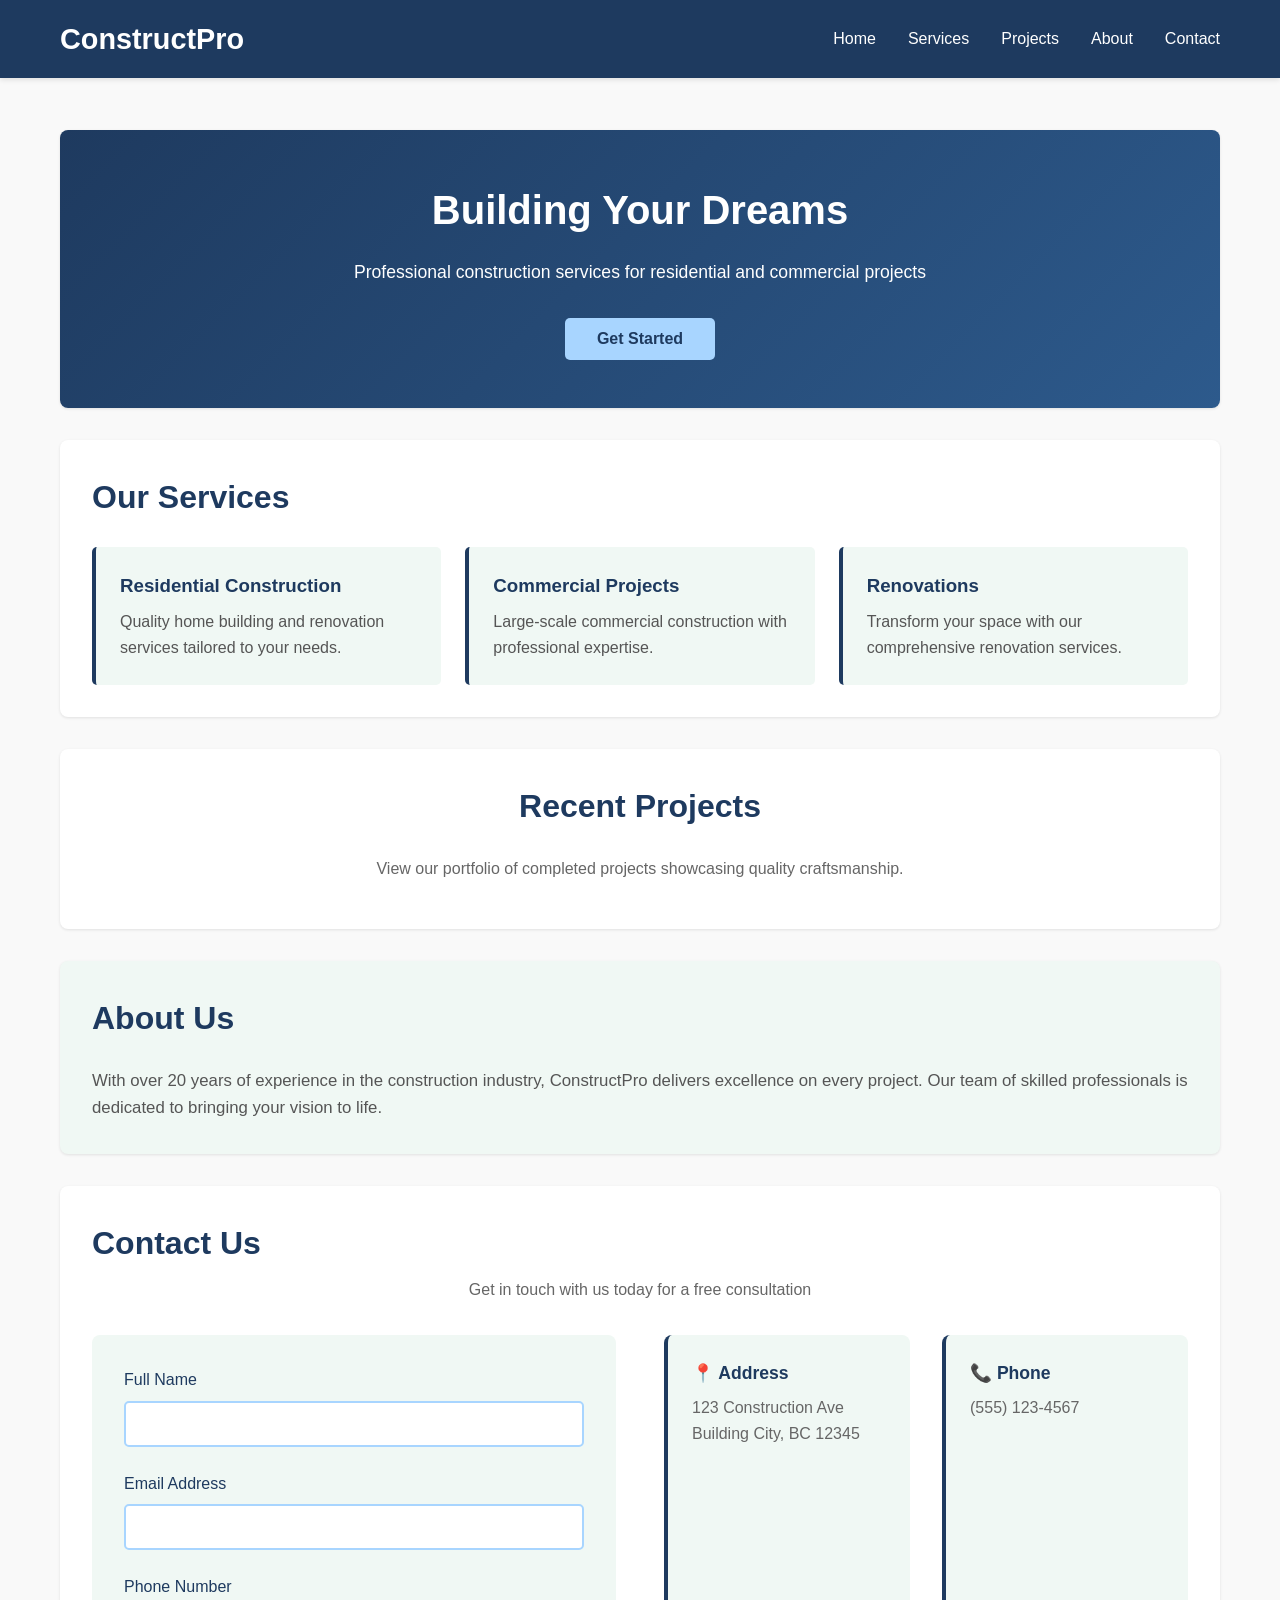
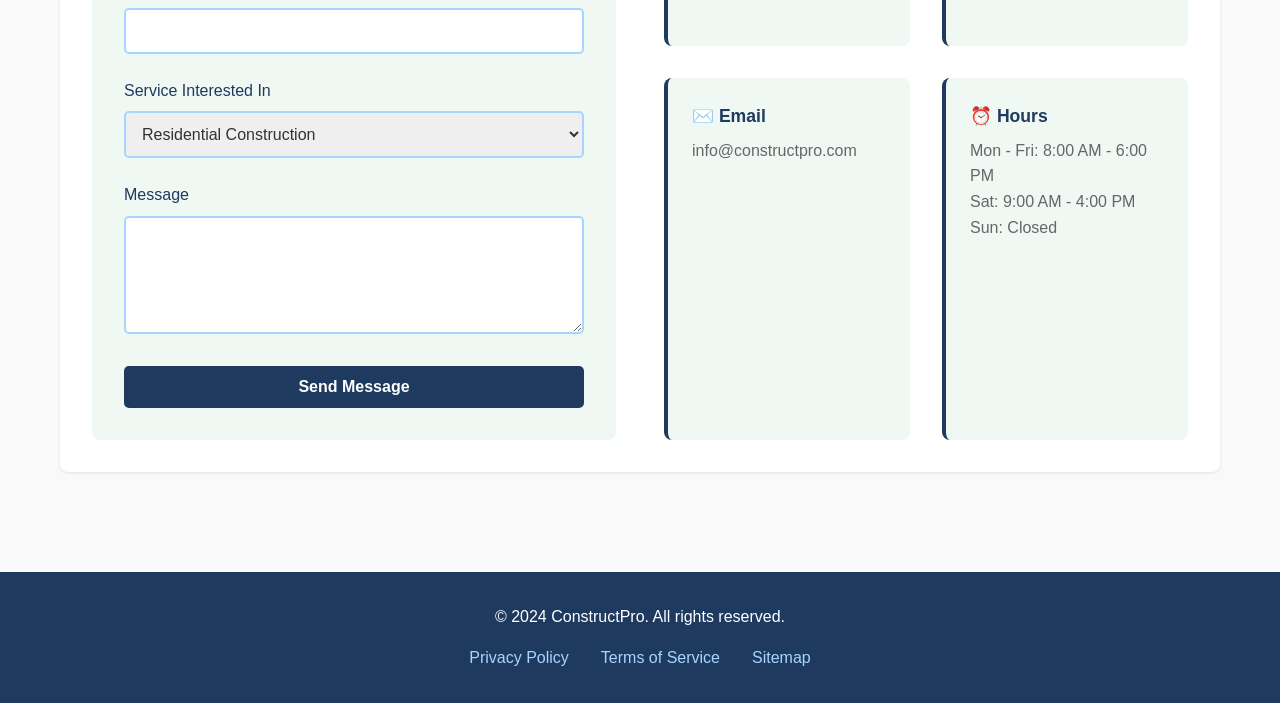
<file: index.html>
<!DOCTYPE html>
<html lang="en">
<head>
    <meta charset="UTF-8">
    <meta name="viewport" content="width=device-width, initial-scale=1.0">
    <title>ConstructPro - Building Excellence</title>
    <link rel="stylesheet" href="style.css">
</head>
<body>
    <header>
        <div class="header-container">
            <div class="logo">ConstructPro</div>
            <button class="menu-toggle" id="menuToggle">☰</button>
            <nav id="navMenu">
                <ul>
                    <li><a href="index.html">Home</a></li>
                    <li><a href="services.html">Services</a></li>
                    <li><a href="#projects">Projects</a></li>
                    <li><a href="#about">About</a></li>
                    <li><a href="#contact">Contact</a></li>
                </ul>
            </nav>
        </div>
    </header>

    <main>
        <section id="home" class="hero">
            <h1>Building Your Dreams</h1>
            <p>Professional construction services for residential and commercial projects</p>
            <button class="cta-button">Get Started</button>
        </section>

        <section id="services" class="services">
            <h2>Our Services</h2>
            <div class="services-grid">
                <div class="service-card">
                    <h3>Residential Construction</h3>
                    <p>Quality home building and renovation services tailored to your needs.</p>
                </div>
                <div class="service-card">
                    <h3>Commercial Projects</h3>
                    <p>Large-scale commercial construction with professional expertise.</p>
                </div>
                <div class="service-card">
                    <h3>Renovations</h3>
                    <p>Transform your space with our comprehensive renovation services.</p>
                </div>
            </div>
        </section>

        <section id="projects" class="projects">
            <h2>Recent Projects</h2>
            <p>View our portfolio of completed projects showcasing quality craftsmanship.</p>
        </section>

        <section id="about" class="about">
            <h2>About Us</h2>
            <p>With over 20 years of experience in the construction industry, ConstructPro delivers excellence on every project. Our team of skilled professionals is dedicated to bringing your vision to life.</p>
        </section>

        <section id="contact" class="contact">
            <h2>Contact Us</h2>
            <p>Get in touch with us today for a free consultation</p>
            <div class="contact-container">
                <div class="contact-form">
                    <form>
                        <div class="form-group">
                            <label for="name">Full Name</label>
                            <input type="text" id="name" name="name" required>
                        </div>
                        <div class="form-group">
                            <label for="email">Email Address</label>
                            <input type="email" id="email" name="email" required>
                        </div>
                        <div class="form-group">
                            <label for="phone">Phone Number</label>
                            <input type="tel" id="phone" name="phone">
                        </div>
                        <div class="form-group">
                            <label for="service">Service Interested In</label>
                            <select id="service" name="service">
                                <option>Residential Construction</option>
                                <option>Commercial Projects</option>
                                <option>Renovations</option>
                                <option>Custom Design</option>
                                <option>Other</option>
                            </select>
                        </div>
                        <div class="form-group">
                            <label for="message">Message</label>
                            <textarea id="message" name="message" rows="5" required></textarea>
                        </div>
                        <button type="submit" class="submit-btn">Send Message</button>
                    </form>
                </div>
                <div class="contact-info">
                    <div class="info-item">
                        <h3>📍 Address</h3>
                        <p>123 Construction Ave<br>Building City, BC 12345</p>
                    </div>
                    <div class="info-item">
                        <h3>📞 Phone</h3>
                        <p>(555) 123-4567</p>
                    </div>
                    <div class="info-item">
                        <h3>✉️ Email</h3>
                        <p>info@constructpro.com</p>
                    </div>
                    <div class="info-item">
                        <h3>⏰ Hours</h3>
                        <p>Mon - Fri: 8:00 AM - 6:00 PM<br>Sat: 9:00 AM - 4:00 PM<br>Sun: Closed</p>
                    </div>
                </div>
            </div>
        </section>
    </main>

    <footer>
        <div class="footer-content">
            <p>&copy; 2024 ConstructPro. All rights reserved.</p>
            <div class="footer-links">
                <a href="#privacy">Privacy Policy</a>
                <a href="#terms">Terms of Service</a>
                <a href="#sitemap">Sitemap</a>
            </div>
        </div>
    </footer>

    <script src="script.js"></script>
</body>
</html>
</file>
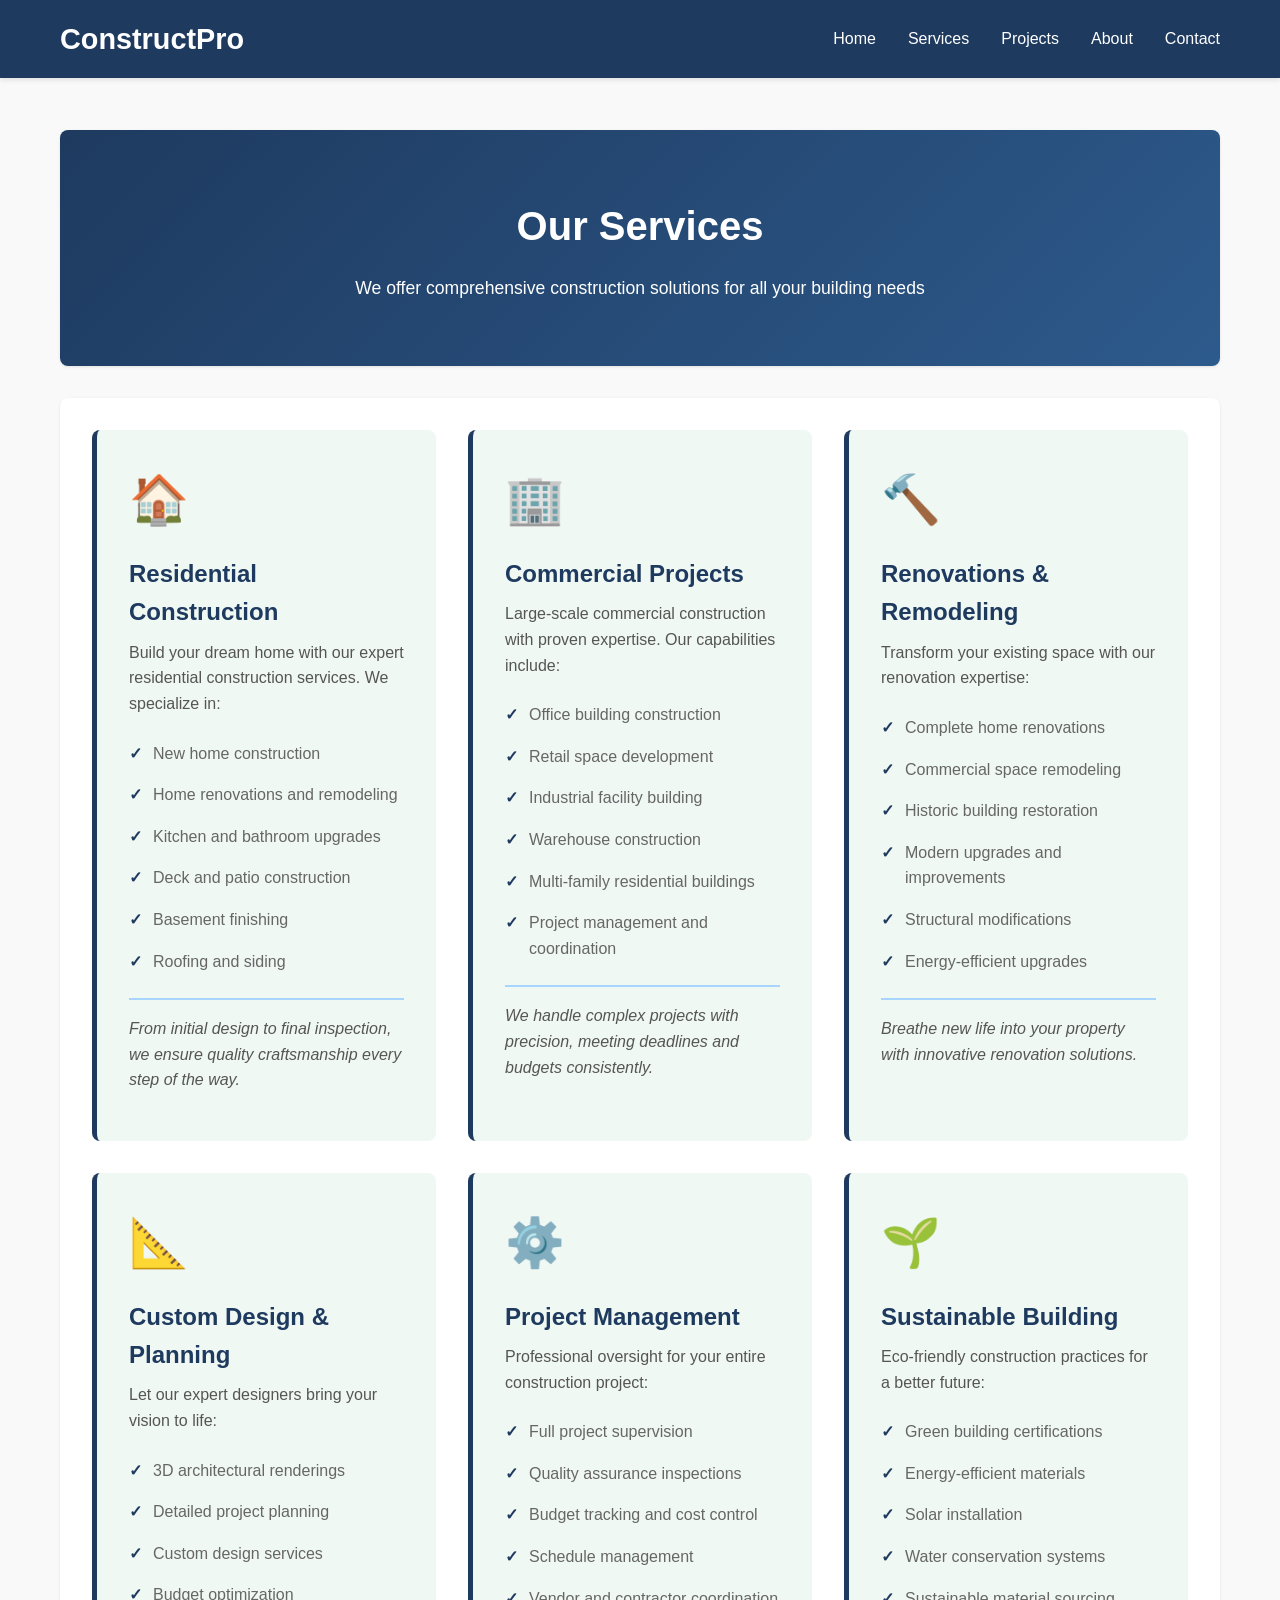
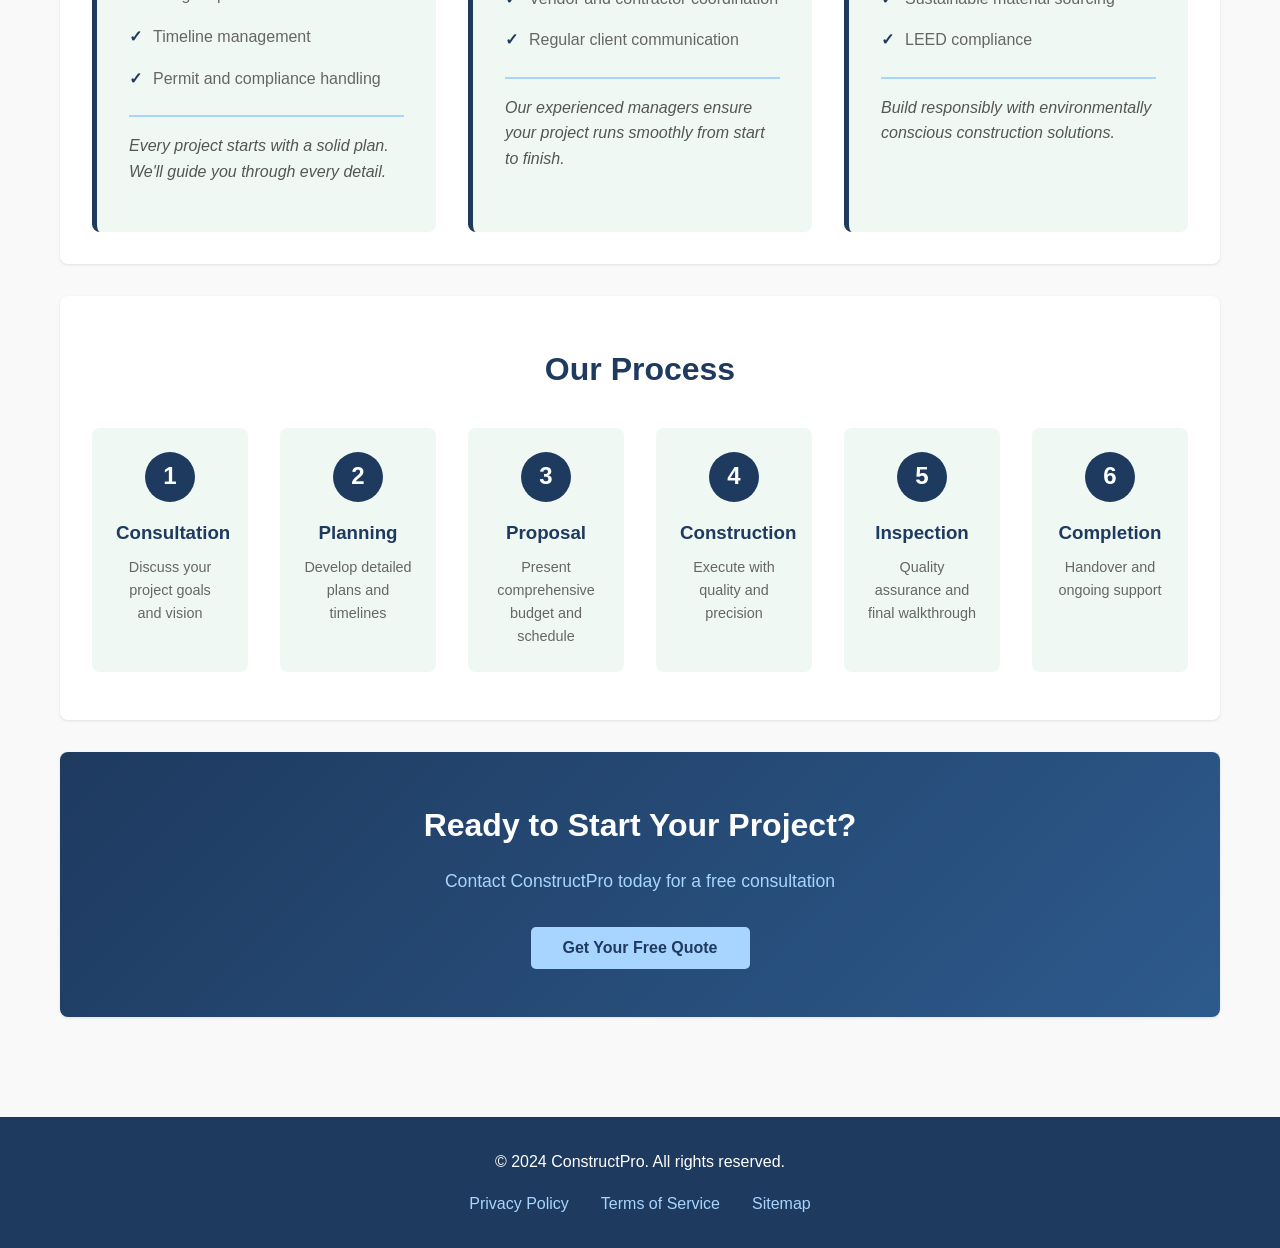
<file: services.html>
<!DOCTYPE html>
<html lang="en">
<head>
    <meta charset="UTF-8">
    <meta name="viewport" content="width=device-width, initial-scale=1.0">
    <title>Services - ConstructPro</title>
    <link rel="stylesheet" href="style.css">
</head>
<body>
    <header>
        <div class="header-container">
            <div class="logo">ConstructPro</div>
            <button class="menu-toggle" id="menuToggle">☰</button>
            <nav id="navMenu">
                <ul>
                    <li><a href="index.html">Home</a></li>
                    <li><a href="services.html">Services</a></li>
                    <li><a href="index.html#projects">Projects</a></li>
                    <li><a href="index.html#about">About</a></li>
                    <li><a href="#contact">Contact</a></li>
                </ul>
            </nav>
        </div>
    </header>

    <main>
        <section class="services-hero">
            <h1>Our Services</h1>
            <p>We offer comprehensive construction solutions for all your building needs</p>
        </section>

        <section class="services-detailed">
            <div class="service-detail-card">
                <div class="service-icon">🏠</div>
                <h2>Residential Construction</h2>
                <p>Build your dream home with our expert residential construction services. We specialize in:</p>
                <ul>
                    <li>New home construction</li>
                    <li>Home renovations and remodeling</li>
                    <li>Kitchen and bathroom upgrades</li>
                    <li>Deck and patio construction</li>
                    <li>Basement finishing</li>
                    <li>Roofing and siding</li>
                </ul>
                <p class="service-cta">From initial design to final inspection, we ensure quality craftsmanship every step of the way.</p>
            </div>

            <div class="service-detail-card">
                <div class="service-icon">🏢</div>
                <h2>Commercial Projects</h2>
                <p>Large-scale commercial construction with proven expertise. Our capabilities include:</p>
                <ul>
                    <li>Office building construction</li>
                    <li>Retail space development</li>
                    <li>Industrial facility building</li>
                    <li>Warehouse construction</li>
                    <li>Multi-family residential buildings</li>
                    <li>Project management and coordination</li>
                </ul>
                <p class="service-cta">We handle complex projects with precision, meeting deadlines and budgets consistently.</p>
            </div>

            <div class="service-detail-card">
                <div class="service-icon">🔨</div>
                <h2>Renovations & Remodeling</h2>
                <p>Transform your existing space with our renovation expertise:</p>
                <ul>
                    <li>Complete home renovations</li>
                    <li>Commercial space remodeling</li>
                    <li>Historic building restoration</li>
                    <li>Modern upgrades and improvements</li>
                    <li>Structural modifications</li>
                    <li>Energy-efficient upgrades</li>
                </ul>
                <p class="service-cta">Breathe new life into your property with innovative renovation solutions.</p>
            </div>

            <div class="service-detail-card">
                <div class="service-icon">📐</div>
                <h2>Custom Design & Planning</h2>
                <p>Let our expert designers bring your vision to life:</p>
                <ul>
                    <li>3D architectural renderings</li>
                    <li>Detailed project planning</li>
                    <li>Custom design services</li>
                    <li>Budget optimization</li>
                    <li>Timeline management</li>
                    <li>Permit and compliance handling</li>
                </ul>
                <p class="service-cta">Every project starts with a solid plan. We'll guide you through every detail.</p>
            </div>

            <div class="service-detail-card">
                <div class="service-icon">⚙️</div>
                <h2>Project Management</h2>
                <p>Professional oversight for your entire construction project:</p>
                <ul>
                    <li>Full project supervision</li>
                    <li>Quality assurance inspections</li>
                    <li>Budget tracking and cost control</li>
                    <li>Schedule management</li>
                    <li>Vendor and contractor coordination</li>
                    <li>Regular client communication</li>
                </ul>
                <p class="service-cta">Our experienced managers ensure your project runs smoothly from start to finish.</p>
            </div>

            <div class="service-detail-card">
                <div class="service-icon">🌱</div>
                <h2>Sustainable Building</h2>
                <p>Eco-friendly construction practices for a better future:</p>
                <ul>
                    <li>Green building certifications</li>
                    <li>Energy-efficient materials</li>
                    <li>Solar installation</li>
                    <li>Water conservation systems</li>
                    <li>Sustainable material sourcing</li>
                    <li>LEED compliance</li>
                </ul>
                <p class="service-cta">Build responsibly with environmentally conscious construction solutions.</p>
            </div>
        </section>

        <section class="service-process">
            <h2>Our Process</h2>
            <div class="process-steps">
                <div class="step">
                    <div class="step-number">1</div>
                    <h3>Consultation</h3>
                    <p>Discuss your project goals and vision</p>
                </div>
                <div class="step">
                    <div class="step-number">2</div>
                    <h3>Planning</h3>
                    <p>Develop detailed plans and timelines</p>
                </div>
                <div class="step">
                    <div class="step-number">3</div>
                    <h3>Proposal</h3>
                    <p>Present comprehensive budget and schedule</p>
                </div>
                <div class="step">
                    <div class="step-number">4</div>
                    <h3>Construction</h3>
                    <p>Execute with quality and precision</p>
                </div>
                <div class="step">
                    <div class="step-number">5</div>
                    <h3>Inspection</h3>
                    <p>Quality assurance and final walkthrough</p>
                </div>
                <div class="step">
                    <div class="step-number">6</div>
                    <h3>Completion</h3>
                    <p>Handover and ongoing support</p>
                </div>
            </div>
        </section>

        <section class="cta-section">
            <h2>Ready to Start Your Project?</h2>
            <p>Contact ConstructPro today for a free consultation</p>
            <button class="cta-button">Get Your Free Quote</button>
        </section>
    </main>

    <footer>
        <div class="footer-content">
            <p>&copy; 2024 ConstructPro. All rights reserved.</p>
            <div class="footer-links">
                <a href="#privacy">Privacy Policy</a>
                <a href="#terms">Terms of Service</a>
                <a href="#sitemap">Sitemap</a>
            </div>
        </div>
    </footer>

    <script src="script.js"></script>
</body>
</html>
</file>
<file: style.css>
* {
    margin: 0;
    padding: 0;
    box-sizing: border-box;
}

body {
    font-family: 'Segoe UI', Tahoma, Geneva, Verdana, sans-serif;
    line-height: 1.6;
    color: #333;
    background-color: #f9f9f9;
}

/* Header & Navigation */
header {
    background-color: #1e3a5f;
    color: white;
    padding: 1rem 0;
    box-shadow: 0 2px 5px rgba(0, 0, 0, 0.1);
}

.header-container {
    display: flex;
    justify-content: space-between;
    align-items: center;
    max-width: 1200px;
    margin: 0 auto;
    padding: 0 20px;
}

.logo {
    font-size: 1.8rem;
    font-weight: bold;
}

nav ul {
    display: flex;
    list-style: none;
    gap: 2rem;
}

nav a {
    color: white;
    text-decoration: none;
    transition: color 0.3s ease;
}

nav a:hover {
    color: #a8d5ff;
}

nav a.active {
    color: #a8d5ff;
    font-weight: bold;
    border-bottom: 2px solid #a8d5ff;
    padding-bottom: 0.25rem;
}

.menu-toggle {
    display: none;
    background: none;
    border: none;
    color: white;
    font-size: 1.5rem;
    cursor: pointer;
}

#navMenu.active nav {
    display: flex;
}

/* Main Content */
main {
    max-width: 1200px;
    margin: 0 auto;
    padding: 20px;
}

section {
    margin: 2rem 0;
    padding: 2rem;
    background-color: white;
    border-radius: 8px;
    box-shadow: 0 1px 3px rgba(0, 0, 0, 0.1);
}

/* Hero Section */
.hero {
    background: linear-gradient(135deg, #1e3a5f 0%, #2d5a8c 100%);
    color: white;
    text-align: center;
    padding: 3rem 2rem;
}

.hero h1 {
    font-size: 2.5rem;
    margin-bottom: 1rem;
}

.hero p {
    font-size: 1.1rem;
    margin-bottom: 2rem;
}

/* CTA Button */
.cta-button {
    background-color: #a8d5ff;
    color: #1e3a5f;
    border: none;
    padding: 0.75rem 2rem;
    font-size: 1rem;
    border-radius: 5px;
    cursor: pointer;
    font-weight: bold;
    transition: background-color 0.3s ease, transform 0.2s ease;
}

.cta-button:hover {
    background-color: #7fdb9c;
    transform: scale(1.05);
}

/* Services Section */
.services h2,
.projects h2,
.about h2 {
    color: #1e3a5f;
    font-size: 2rem;
    margin-bottom: 1.5rem;
}

.services-grid {
    display: grid;
    grid-template-columns: repeat(auto-fit, minmax(280px, 1fr));
    gap: 1.5rem;
}

.service-card {
    background-color: #f0f8f4;
    padding: 1.5rem;
    border-left: 4px solid #1e3a5f;
    border-radius: 5px;
    transition: transform 0.3s ease, box-shadow 0.3s ease;
}

.service-card:hover {
    transform: translateY(-5px);
    box-shadow: 0 4px 10px rgba(45, 122, 62, 0.2);
}

.service-card h3 {
    color: #1e3a5f;
    margin-bottom: 0.5rem;
}

.service-card p {
    color: #555;
}

/* Projects Section */
.projects {
    text-align: center;
}

.projects p {
    color: #666;
    margin-bottom: 1rem;
}

/* About Section */
.about {
    background-color: #f0f8f4;
}

.about p {
    color: #555;
    font-size: 1.05rem;
}

/* Footer */
footer {
    background-color: #1e3a5f;
    color: white;
    text-align: center;
    padding: 2rem;
    margin-top: 3rem;
}

.footer-content {
    max-width: 1200px;
    margin: 0 auto;
}

.footer-links {
    margin-top: 1rem;
    display: flex;
    justify-content: center;
    gap: 2rem;
}

.footer-links a {
    color: #a8d5ff;
    text-decoration: none;
    transition: color 0.3s ease;
}

.footer-links a:hover {
    color: white;
}

/* Services Page Styles */
.services-hero {
    background: linear-gradient(135deg, #1e3a5f 0%, #2d5a8c 100%);
    color: white;
    text-align: center;
    padding: 4rem 2rem;
}

.services-hero h1 {
    font-size: 2.5rem;
    margin-bottom: 1rem;
}

.services-hero p {
    font-size: 1.1rem;
}

.services-detailed {
    display: grid;
    grid-template-columns: repeat(auto-fit, minmax(320px, 1fr));
    gap: 2rem;
    padding: 2rem;
}

.service-detail-card {
    background-color: #f0f8f4;
    padding: 2rem;
    border-radius: 8px;
    border-left: 5px solid #1e3a5f;
    transition: transform 0.3s ease, box-shadow 0.3s ease;
}

.service-detail-card:hover {
    transform: translateY(-8px);
    box-shadow: 0 6px 15px rgba(45, 122, 62, 0.25);
}

.service-icon {
    font-size: 3rem;
    margin-bottom: 1rem;
    display: block;
}

.service-detail-card h2 {
    color: #1e3a5f;
    font-size: 1.5rem;
    margin-bottom: 0.5rem;
}

.service-detail-card p {
    color: #555;
    margin-bottom: 1rem;
    line-height: 1.6;
}

.service-detail-card ul {
    list-style: none;
    margin: 1rem 0;
}

.service-detail-card ul li {
    color: #666;
    padding: 0.5rem 0;
    padding-left: 1.5rem;
    position: relative;
}

.service-detail-card ul li:before {
    content: "✓";
    color: #1e3a5f;
    font-weight: bold;
    position: absolute;
    left: 0;
}

.service-cta {
    color: #1e3a5f;
    font-weight: 500;
    font-style: italic;
    margin-top: 1rem;
    padding-top: 1rem;
    border-top: 2px solid #a8d5ff;
}

.service-process {
    background-color: white;
    padding: 3rem 2rem;
    text-align: center;
}

.service-process h2 {
    color: #1e3a5f;
    font-size: 2rem;
    margin-bottom: 2rem;
}

.process-steps {
    display: grid;
    grid-template-columns: repeat(auto-fit, minmax(150px, 1fr));
    gap: 2rem;
    max-width: 1200px;
    margin: 0 auto;
}

.step {
    padding: 1.5rem;
    background-color: #f0f8f4;
    border-radius: 8px;
    transition: transform 0.3s ease;
}

.step:hover {
    transform: scale(1.05);
}

.step-number {
    display: flex;
    align-items: center;
    justify-content: center;
    width: 50px;
    height: 50px;
    background-color: #1e3a5f;
    color: white;
    border-radius: 50%;
    font-size: 1.5rem;
    font-weight: bold;
    margin: 0 auto 1rem;
}

.step h3 {
    color: #1e3a5f;
    margin-bottom: 0.5rem;
}

.step p {
    color: #666;
    font-size: 0.9rem;
}

.cta-section {
    background: linear-gradient(135deg, #1e3a5f 0%, #2d5a8c 100%);
    color: white;
    text-align: center;
    padding: 3rem 2rem;
}

.cta-section h2 {
    color: white;
    font-size: 2rem;
    margin-bottom: 1rem;
}

.cta-section p {
    font-size: 1.1rem;
    margin-bottom: 2rem;
    color: #a8d5ff;
}

/* Contact Section */
.contact {
    background-color: white;
}

.contact h2 {
    color: #1e3a5f;
    font-size: 2rem;
    margin-bottom: 0.5rem;
}

.contact > p {
    color: #666;
    margin-bottom: 2rem;
    text-align: center;
}

.contact-container {
    display: grid;
    grid-template-columns: 1fr 1fr;
    gap: 3rem;
    max-width: 1200px;
    margin: 0 auto;
}

.contact-form {
    background-color: #f0f8f4;
    padding: 2rem;
    border-radius: 8px;
}

.form-group {
    margin-bottom: 1.5rem;
}

.form-group label {
    display: block;
    color: #1e3a5f;
    font-weight: 500;
    margin-bottom: 0.5rem;
}

.form-group input,
.form-group select,
.form-group textarea {
    width: 100%;
    padding: 0.75rem;
    border: 2px solid #a8d5ff;
    border-radius: 5px;
    font-family: inherit;
    font-size: 1rem;
    color: #333;
    transition: border-color 0.3s ease;
}

.form-group input:focus,
.form-group select:focus,
.form-group textarea:focus {
    outline: none;
    border-color: #1e3a5f;
    box-shadow: 0 0 5px rgba(45, 122, 62, 0.2);
}

.submit-btn {
    background-color: #1e3a5f;
    color: white;
    border: none;
    padding: 0.75rem 2rem;
    font-size: 1rem;
    border-radius: 5px;
    cursor: pointer;
    font-weight: bold;
    width: 100%;
    transition: background-color 0.3s ease, transform 0.2s ease;
}

.submit-btn:hover {
    background-color: #2d5a8c;
    transform: scale(1.02);
}

.contact-info {
    display: grid;
    grid-template-columns: 1fr 1fr;
    gap: 2rem;
}

.info-item {
    background-color: #f0f8f4;
    padding: 1.5rem;
    border-radius: 8px;
    border-left: 4px solid #1e3a5f;
}

.info-item h3 {
    color: #1e3a5f;
    margin-bottom: 0.5rem;
    font-size: 1.1rem;
}

.info-item p {
    color: #666;
    line-height: 1.6;
}

/* Responsive Design */
@media (max-width: 768px) {
    .header-container {
        flex-direction: row;
        gap: 1rem;
    }

    .menu-toggle {
        display: block;
    }

    nav {
        display: none;
        position: absolute;
        top: 60px;
        left: 0;
        right: 0;
        background-color: #1e3a5f;
        width: 100%;
    }

    nav.active {
        display: block;
    }

    nav ul {
        flex-direction: column;
        gap: 0.5rem;
        padding: 1rem;
    }

    nav ul li {
        padding: 0.5rem 0;
    }

    .hero h1 {
        font-size: 1.8rem;
    }

    .services-grid {
        grid-template-columns: 1fr;
    }

    .services-hero h1 {
        font-size: 2rem;
    }

    .services-detailed {
        grid-template-columns: 1fr;
        gap: 1.5rem;
    }

    .process-steps {
        grid-template-columns: 1fr;
        gap: 1rem;
    }

    .cta-section h2 {
        font-size: 1.5rem;
    }

    .contact-container {
        grid-template-columns: 1fr;
        gap: 2rem;
    }

    .contact-info {
        grid-template-columns: 1fr;
        gap: 1rem;
    }

    .footer-links {
        flex-direction: column;
        gap: 1rem;
    }
}
</file>
